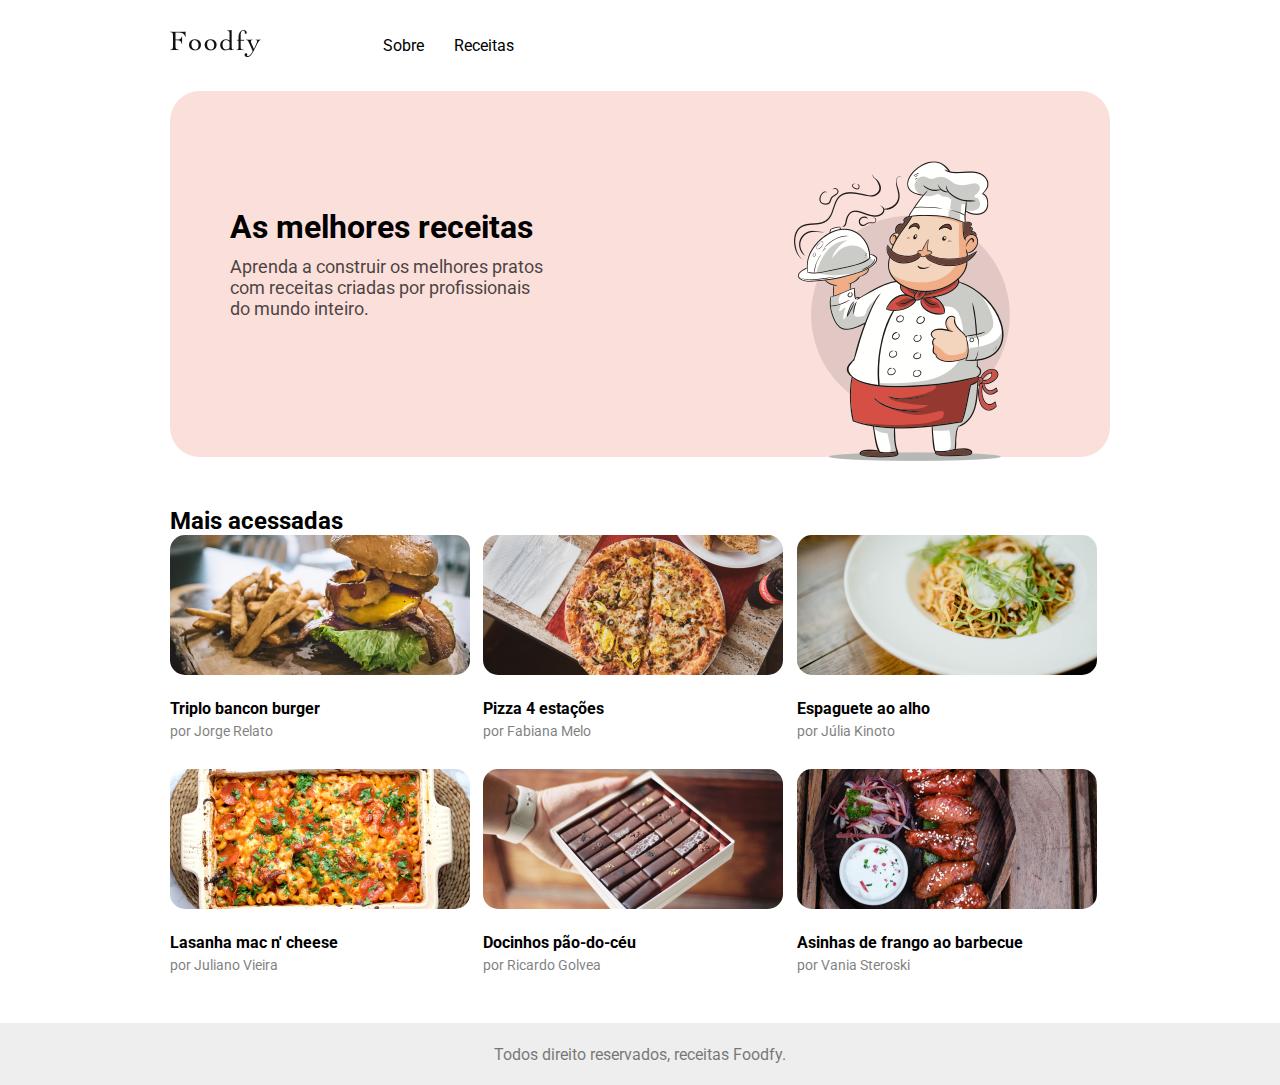
<file: scripts/index.html>
<!DOCTYPE html>
<html lang="en">

<head>
    <title>Foodfy</title>
    <link href="https://fonts.googleapis.com/css2?family=Roboto&display=swap" rel="stylesheet">
    <link href="https://fonts.googleapis.com/css2?family=Roboto:wght@400;700&display=swap" rel="stylesheet">
    <link rel="stylesheet" href="/Styles/style.css">

</head>

<body>
    <div class="pag">
        <header>
            <div class="name">
                <a href="/scripts/index.html">
                    <img src="/assets/logo.png" alt="Logo">
                </a>
            </div>
            <div class="links">
                <a href="/scripts/sobre.html">Sobre</a>
                <a href="/scripts/receitas.html">Receitas</a>

            </div>
        </header>

        <div class="welcome">
            <div class="text">
                <h1>As melhores receitas</h1>
                <p>Aprenda a construir os melhores pratos com receitas criadas por profissionais do mundo inteiro.</p>
            </div>
            <div class="img">
                <img src="/assets/chef.png" alt="Chef">
            </div>
        </div>

        <div class="acess">
            <h1>Mais acessadas</h1>
        </div>

        <selection class="foods">
            <div class="food">
                <div class="card-img">
                    <img src="/assets/burger.png" alt="Receita">
                </div>
                <div class="card-name">
                    <p>Triplo bancon burger</p>
                </div>
                <div class="card-info">
                    <p>por Jorge Relato</p>
                </div>
            </div>

            <div class="food">
                <div class="card-img">
                    <img src="/assets/pizza.png" alt="Receita">
                </div>
                <div class="card-name">
                    <p>Pizza 4 estações</p>
                </div>
                <div class="card-info">
                    <p>por Fabiana Melo</p>
                </div>
            </div>

            <div class="food">
                <div class="card-img">
                    <img src="/assets/espaguete.png" alt="Receita">
                </div>
                <div class="card-name">
                    <p>Espaguete ao alho</p>
                </div>
                <div class="card-info">
                    <p>por Júlia Kinoto</p>
                </div>
            </div>

            <div class="food">
                <div class="card-img">
                    <img src="/assets/lasanha.png" alt="Receita">
                </div>
                <div class="card-name">
                    <p>Lasanha mac n' cheese</p>
                </div>
                <div class="card-info">
                    <p>por Juliano Vieira</p>
                </div>
            </div>

            <div class="food">
                <div class="card-img">
                    <img src="/assets/doce.png" alt="Receita">
                </div>
                <div class="card-name">
                    <p>Docinhos pão-do-céu</p>
                </div>
                <div class="card-info">
                    <p>por Ricardo Golvea</p>
                </div>
            </div>

            <div class="food">
                <div class="card-img">
                    <img src="/assets/asinhas.png" alt="Receita">
                </div>
                <div class="card-name">
                    <p>Asinhas de frango ao barbecue</p>
                </div>
                <div class="card-info">
                    <p>por Vania Steroski</p>
                </div>
            </div>
        </selection>
    </div>
    <div class="footer">
        <p>Todos direito reservados, receitas Foodfy.</p>
    </div>

</body>

</html>
</file>
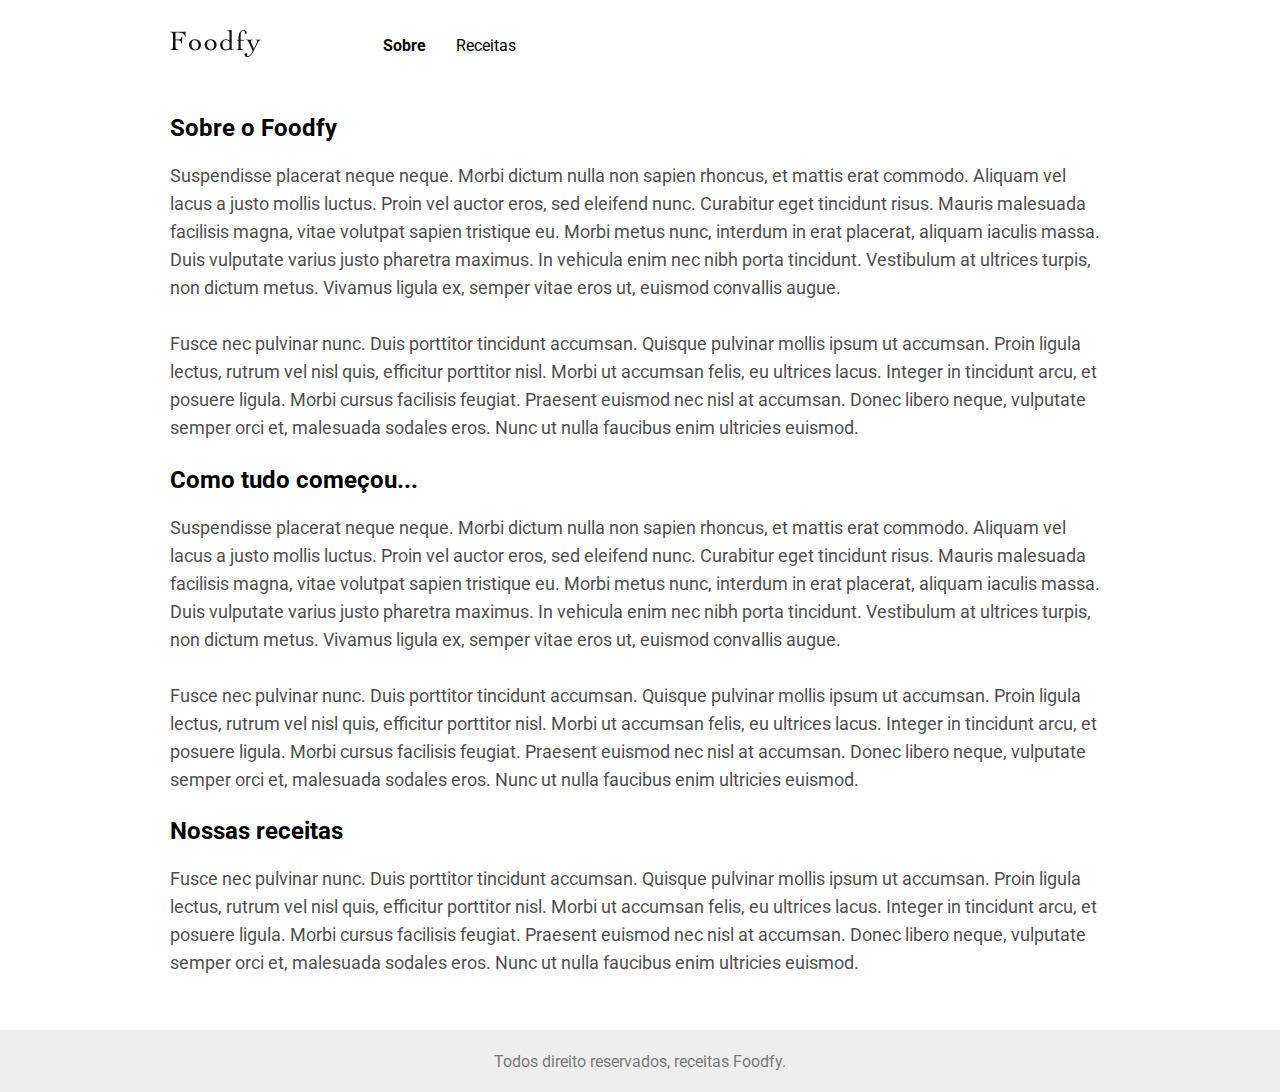
<file: scripts/sobre.html>
<!DOCTYPE html>
<html lang="en">

<head>
    <title>Foodfy</title>
    <link href="https://fonts.googleapis.com/css2?family=Roboto&display=swap" rel="stylesheet">
    <link href="https://fonts.googleapis.com/css2?family=Roboto:wght@400;700&display=swap" rel="stylesheet">
    <link rel="stylesheet" href="/Styles/stylesobre.css">
</head>

<body>
    <div class="pag">
        <header>
            <div class="name">
                <a href="/scripts/index.html">
                    <img src="/assets/logo.png" alt="Logo">
                </a>
            </div>
            <div class="links">
                <div class="sobre">
                    <a href="/scripts/sobre.html">Sobre</a>
                </div>
                <a href="/scripts/receitas.html">Receitas</a>
            </div>
        </header>
        <div class="text">
            <div class="title">
                <h1>Sobre o Foodfy</h1>
            </div>
            <div class="word">
                <p>
                    Suspendisse placerat neque neque. Morbi dictum nulla non sapien rhoncus, et mattis erat commodo.
                    Aliquam
                    vel lacus a justo mollis luctus. Proin vel auctor eros, sed eleifend nunc. Curabitur eget tincidunt
                    risus. Mauris malesuada facilisis magna, vitae volutpat sapien tristique eu. Morbi metus nunc,
                    interdum
                    in erat placerat, aliquam iaculis massa. Duis vulputate varius justo pharetra maximus. In vehicula
                    enim
                    nec nibh porta tincidunt. Vestibulum at ultrices turpis, non dictum metus. Vivamus ligula ex, semper
                    vitae eros ut, euismod convallis augue.<br>
                    <br>
                    Fusce nec pulvinar nunc. Duis porttitor tincidunt accumsan. Quisque pulvinar mollis ipsum ut
                    accumsan.
                    Proin ligula lectus, rutrum vel nisl quis, efficitur porttitor nisl. Morbi ut accumsan felis, eu
                    ultrices lacus. Integer in tincidunt arcu, et posuere ligula. Morbi cursus facilisis feugiat.
                    Praesent
                    euismod nec nisl at accumsan. Donec libero neque, vulputate semper orci et, malesuada sodales eros.
                    Nunc
                    ut nulla faucibus enim ultricies euismod.
                </p>
            </div>
        </div>
        <div class="text">
            <div class="title">
                <h1>Como tudo começou...</h1>
            </div>
            <div class="word">
                <p>
                    Suspendisse placerat neque neque. Morbi dictum nulla non sapien rhoncus, et mattis erat commodo.
                    Aliquam
                    vel lacus a justo mollis luctus. Proin vel auctor eros, sed eleifend nunc. Curabitur eget tincidunt
                    risus. Mauris malesuada facilisis magna, vitae volutpat sapien tristique eu. Morbi metus nunc,
                    interdum
                    in erat placerat, aliquam iaculis massa. Duis vulputate varius justo pharetra maximus. In vehicula
                    enim
                    nec nibh porta tincidunt. Vestibulum at ultrices turpis, non dictum metus. Vivamus ligula ex, semper
                    vitae eros ut, euismod convallis augue.<br>
                    <br>
                    Fusce nec pulvinar nunc. Duis porttitor tincidunt accumsan. Quisque pulvinar mollis ipsum ut
                    accumsan.
                    Proin ligula lectus, rutrum vel nisl quis, efficitur porttitor nisl. Morbi ut accumsan felis, eu
                    ultrices lacus. Integer in tincidunt arcu, et posuere ligula. Morbi cursus facilisis feugiat.
                    Praesent
                    euismod nec nisl at accumsan. Donec libero neque, vulputate semper orci et, malesuada sodales eros.
                    Nunc
                    ut nulla faucibus enim ultricies euismod.
                </p>
            </div>
        </div>
        <div class="text">
            <div class="title">
                <h1>Nossas receitas</h1>
            </div>
            <div class="word">
                <p>
                    Fusce nec pulvinar nunc. Duis porttitor tincidunt accumsan. Quisque pulvinar mollis ipsum ut
                    accumsan.
                    Proin ligula lectus, rutrum vel nisl quis, efficitur porttitor nisl. Morbi ut accumsan felis, eu
                    ultrices lacus. Integer in tincidunt arcu, et posuere ligula. Morbi cursus facilisis feugiat.
                    Praesent
                    euismod nec nisl at accumsan. Donec libero neque, vulputate semper orci et, malesuada sodales eros.
                    Nunc
                    ut nulla faucibus enim ultricies euismod.
                </p>
            </div>
        </div>
    </div>
    <div class="footer">
        <p>Todos direito reservados, receitas Foodfy.</p>
    </div>



</body>

</html>
</file>
<file: Styles/style.css>
*{
    padding: 0;
    border: 0;
    margin: 0;
}

.pag {
    display: grid;
    grid-template-columns: 940px;
    justify-content: center;
    min-height: 1000px;
    font-family: 'Roboto', sans-serif;
}

.name img {
    cursor: pointer;
}

header{
    display: flex;
    align-items: center;
    margin-top: 30px;
    margin-bottom: 30px;
    height: 31px;
}

.links {
    display: flex;
    margin-left: 122.4px;
}

.links a{
    color: black;
    font-size: 16px;
    text-decoration: none;
    margin-right: 30px;
}

.welcome {
    background-color: #FBDFDB;
    border-radius: 30px;
    display: flex;
    width: 940px;
    height: 366px;
}

.text {
   margin: 117px 248px 117px 60px;
}

.text h1{
    font-size: 32px;
    margin-bottom: 10px;
    width: 305px;
    height: 38px;
}

.text p {
    width: 316px;
    height: 84px;
    font-size: 18px;
    opacity: 0.7;
}

.img {
    margin-top: 70px;
}

.acess {
    font-size: 12px;
    margin-top: 50px;
}

.foods {
    display: grid;
    grid-template-columns: 1fr 1fr 1fr;  
}


.card-img img{
    border-radius: 15px;
    border-radius: 15px;
    width: 300px;
    height: 140px;
}

.card-name {
    font: 18px;
    margin-top: 20px;
    margin-bottom: 5px;
    font-weight: bold;
}

.card-info {
    font-size: 14px;
    opacity: 0.5;
    margin-bottom: 30px;
}

.footer {
    background-color:  #EEEEEE;
    width: 100%;
    height: 62px;
    margin-top: 20px;
    display: flex;
    justify-content: center;
    align-items: center;

}

.footer p {
    font-size: 16px;
    opacity: 0.5;
    font-family: 'Roboto', sans-serif;
}
</file>
<file: Styles/stylesobre.css>
*{
    padding: 0;
    border: 0;
    margin: 0;
}

.pag {
    display: grid;
    grid-template-columns: 940px;
    justify-content: center;
    min-height: 1000px;
    font-family: 'Roboto', sans-serif
}

header{
    display: flex;
    align-items: center;
    margin-top: 30px;
    margin-bottom: 30px;
    height: 31px;   
}

.links {
    display: flex;
    margin-left: 122.4px;
}

.links a{
    color: black;
    font-size: 16px;
    text-decoration: none;
    margin-right: 30px;
}

.sobre {
    font-weight: bold;
}

.title {
    margin-bottom: 20px;
    font-size: 12px;
    font-weight: bold;
}

.word p {
    line-height: 28px;
    font-size: 18px;
    opacity: 0.7;
}

.footer {
    background-color:  #EEEEEE;
    width: 100%;
    height: 62px;
    margin-top: 30px;
    display: flex;
    justify-content: center;
    align-items: center;
}

.footer p {
    text-align: center;
    font-size: 16px;
    opacity: 0.5;
    font-family: 'Roboto', sans-serif;
}
</file>
